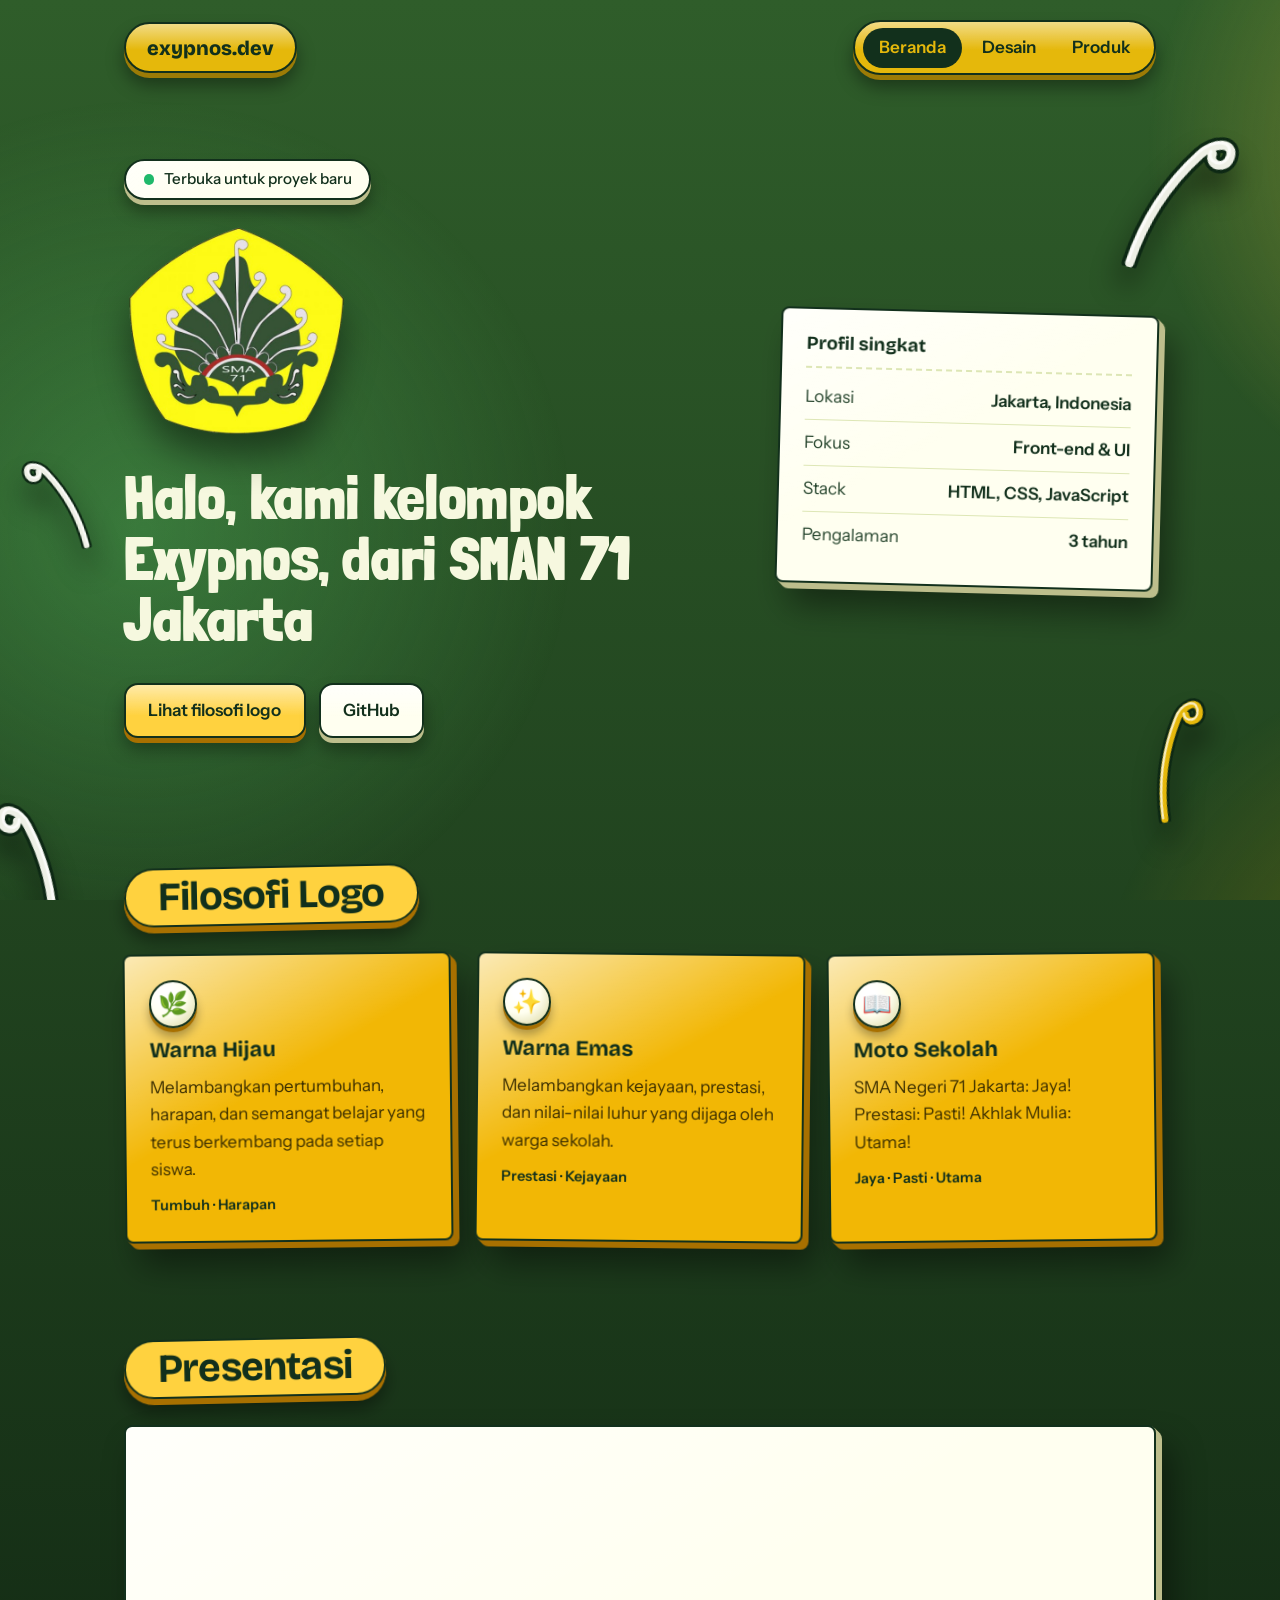
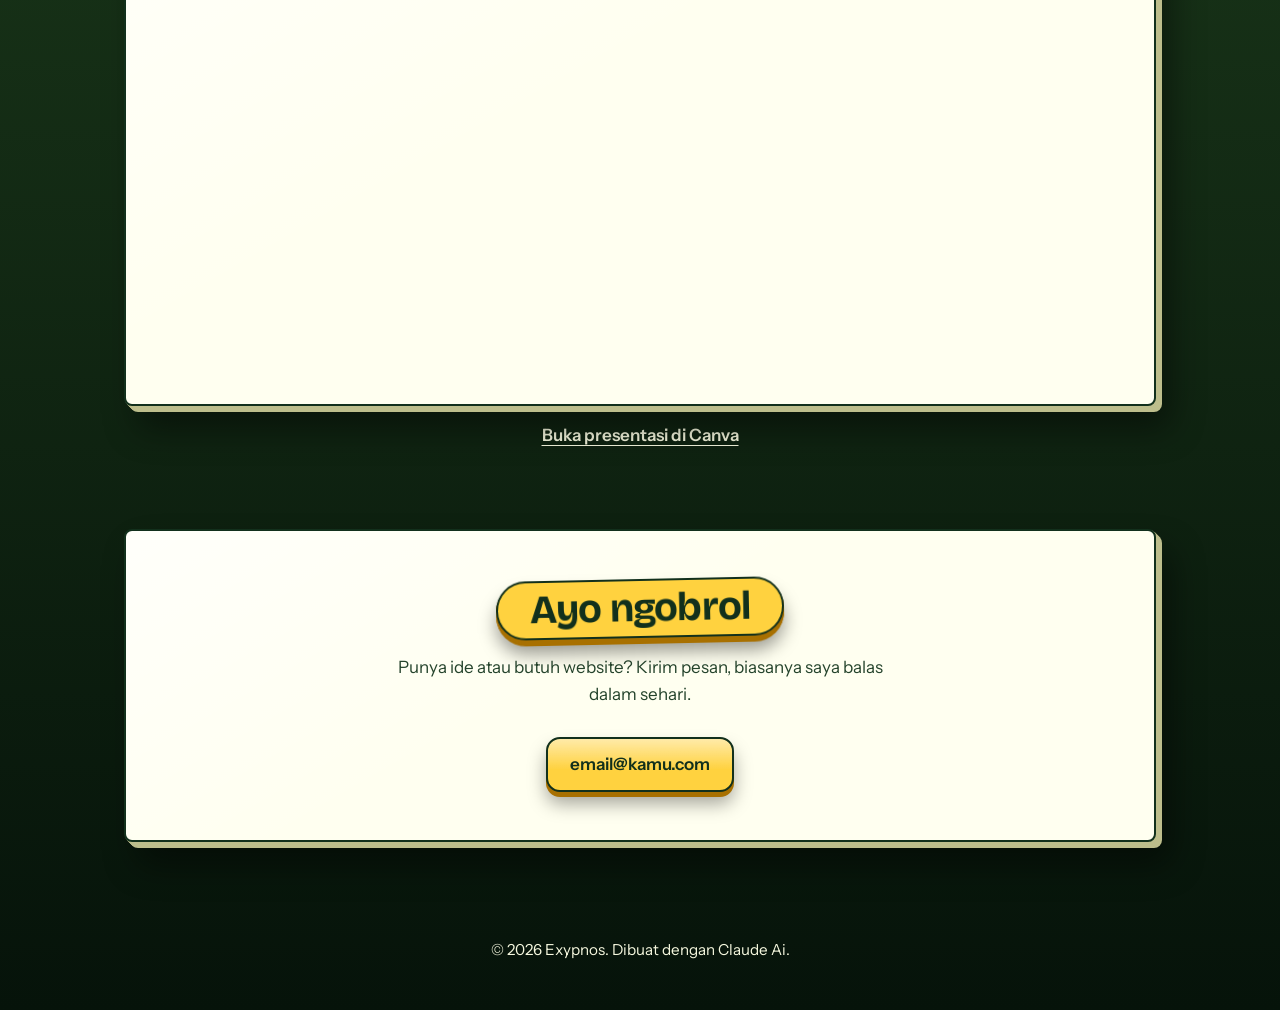
<file: index.html>
<!DOCTYPE html>
<html lang="id">
<head>
  <meta charset="UTF-8">
  <meta name="viewport" content="width=device-width, initial-scale=1">
  <title>Exypnos — Web Developer</title>
  <meta name="description" content="Portofolio Nama Kamu, web developer.">
  <link rel="preconnect" href="https://fonts.googleapis.com">
  <link rel="preconnect" href="https://fonts.gstatic.com" crossorigin>
  <link href="https://fonts.googleapis.com/css2?family=Bricolage+Grotesque:opsz,wght@12..96,500;12..96,800&family=Instrument+Sans:wght@400;500;600&family=Londrina+Solid:wght@400;900&display=swap" rel="stylesheet">
  <link rel="stylesheet" href="style.css">
  <script>
    try {
      if (sessionStorage.getItem('skipIntro')) {
        document.documentElement.classList.add('no-intro');
        sessionStorage.removeItem('skipIntro');
      }
    } catch (e) {}
  </script>
</head>
<body>

  <div class="scene" aria-hidden="true">
    <svg width="0" height="0" style="position:absolute" focusable="false">
      <symbol id="horn" viewBox="0 0 100 160">
        <path d="M18 156 C22 104 40 64 60 34 C70 18 92 12 90 30 C88 44 70 42 72 30" fill="none" stroke="#0d2814" stroke-width="16" stroke-linecap="round"/>
        <path d="M18 156 C22 104 40 64 60 34 C70 18 92 12 90 30 C88 44 70 42 72 30" fill="none" stroke="currentColor" stroke-width="9" stroke-linecap="round"/>
        <path d="M18 156 C22 104 40 64 60 34 C70 18 92 12 90 30 C88 44 70 42 72 30" fill="none" stroke="#fff" stroke-opacity=".75" stroke-width="3" stroke-linecap="round" transform="translate(-2 -2)"/>
      </symbol>
    </svg>
    <svg class="horn h1" viewBox="0 0 100 160"><use href="#horn"/></svg>
    <svg class="horn h2" viewBox="0 0 100 160"><use href="#horn"/></svg>
    <svg class="horn h3" viewBox="0 0 100 160"><use href="#horn"/></svg>
    <svg class="horn h4" viewBox="0 0 100 160"><use href="#horn"/></svg>
    <i class="comet c1"></i><i class="comet c2"></i><i class="comet c3"></i><i class="comet c4"></i>
  </div>

  <div class="intro" aria-hidden="true">
    <div class="intro-panel p-up"></div>
    <div class="intro-panel p-down"></div>
    <div class="intro-center">
      <div class="logo-split">
        <img class="half l" src="logo.png" alt="" width="500" height="500">
        <img class="half r" src="logo.png" alt="" width="500" height="500">
      </div>
      <p class="intro-name">Exypnos</p>
      <div class="intro-bar"><span></span></div>
    </div>
  </div>

  <header class="top">
    <a class="brand" href="#atas">exypnos.dev</a>
    <nav aria-label="Navigasi utama">
      <a href="index.html" class="active" aria-current="page">Beranda</a>
      <a href="desain.html">Desain</a>
      <a href="produk.html">Produk</a>
    </nav>
  </header>

  <main id="atas">

    <section class="hero">
      <div class="hero-text">
        <p class="status"><span class="dot" aria-hidden="true"></span> Terbuka untuk proyek baru</p>
        <h1 class="hero-logo"><img src="logo.png" alt="Logo SMAN 71 Jakarta" width="500" height="480"></h1>
        <p class="lead">Halo, kami kelompok Exypnos, dari SMAN 71 Jakarta</p>
        <div class="actions">
          <a class="btn primary" href="#beranda">Lihat filosofi logo</a>
          <a class="btn" href="https://github.com/USERNAME" target="_blank" rel="noopener">GitHub</a>
        </div>
      </div>

      <aside class="card" aria-label="Ringkasan profil">
        <h2>Profil singkat</h2>
        <dl>
          <div><dt>Lokasi</dt><dd>Jakarta, Indonesia</dd></div>
          <div><dt>Fokus</dt><dd>Front-end &amp; UI</dd></div>
          <div><dt>Stack</dt><dd>HTML, CSS, JavaScript</dd></div>
          <div><dt>Pengalaman</dt><dd>3 tahun</dd></div>
        </dl>
      </aside>
    </section>

    <section id="beranda" class="section">
      <h2>Filosofi Logo</h2>
      <div class="projects">
        <article class="project">
          <span class="ico" aria-hidden="true">🌿</span>
          <h3>Warna Hijau</h3>
          <p>Melambangkan pertumbuhan, harapan, dan semangat belajar yang terus berkembang pada setiap siswa.</p>
          <p class="tags">Tumbuh · Harapan</p>
        </article>
        <article class="project">
          <span class="ico" aria-hidden="true">✨</span>
          <h3>Warna Emas</h3>
          <p>Melambangkan kejayaan, prestasi, dan nilai-nilai luhur yang dijaga oleh warga sekolah.</p>
          <p class="tags">Prestasi · Kejayaan</p>
        </article>
        <article class="project">
          <span class="ico" aria-hidden="true">📖</span>
          <h3>Moto Sekolah</h3>
          <p>SMA Negeri 71 Jakarta: Jaya! Prestasi: Pasti! Akhlak Mulia: Utama!</p>
          <p class="tags">Jaya · Pasti · Utama</p>
        </article>
      </div>
    </section>

    <!-- PRESENTASI CANVA -->
    <section id="presentasi" class="section">
      <h2>Presentasi</h2>
      <div class="ppt-frame">
        <iframe loading="lazy"
                src="https://www.canva.com/design/DAHYNz-6VGY/tMIyKCje9g16FL3OgIlq8A/view?embed"
                title="Presentasi Exypnos di Canva"
                allowfullscreen="allowfullscreen"
                allow="fullscreen"></iframe>
      </div>
      <p class="ppt-link"><a href="https://www.canva.com/design/DAHYNz-6VGY/tMIyKCje9g16FL3OgIlq8A/view" target="_blank" rel="noopener">Buka presentasi di Canva</a></p>
    </section>

    <section id="kontak" class="section contact">
      <h2>Ayo ngobrol</h2>
      <p>Punya ide atau butuh website? Kirim pesan, biasanya saya balas dalam sehari.</p>
      <a class="btn primary" href="mailto:email@kamu.com">email@kamu.com</a>
    </section>

  </main>

  <footer class="foot">
    <p>© 2026 Exypnos. Dibuat dengan Claude Ai. </p>
  </footer>

  <script>
    (function () {
      if (window.matchMedia('(prefers-reduced-motion: reduce)').matches) return;

      // kartu miring 3D mengikuti kursor
      document.querySelectorAll('.card, .project, .design, .contact, .ppt-frame, .section > h2, .status').forEach(function (el) {
        el.addEventListener('pointermove', function (e) {
          if (e.pointerType === 'touch') return;
          var r = el.getBoundingClientRect();
          var x = (e.clientX - r.left) / r.width - 0.5;
          var y = (e.clientY - r.top) / r.height - 0.5;
          el.style.setProperty('--ry', (x * 14) + 'deg');
          el.style.setProperty('--rx', (-y * 14) + 'deg');
        });
        el.addEventListener('pointerleave', function () {
          el.style.setProperty('--rx', '0deg');
          el.style.setProperty('--ry', '0deg');
        });
      });

      // logo berputar 3D mengikuti kursor
      var logos = document.querySelectorAll('.hero-logo img, .brand-logo');
      if (logos.length) {
        window.addEventListener('pointermove', function (e) {
          if (e.pointerType === 'touch') return;
          var ry = ((e.clientX / innerWidth - 0.5) * 36) + 'deg';
          var rx = ((0.5 - e.clientY / innerHeight) * 28) + 'deg';
          logos.forEach(function (l) {
            l.style.setProperty('--ry', ry);
            l.style.setProperty('--rx', rx);
          });
        });
      }
    })();
  </script>

  <script>
    (function () {
      var links = document.querySelectorAll('.top nav a');
      var reduce = window.matchMedia('(prefers-reduced-motion: reduce)').matches;

      links.forEach(function (a) {
        a.addEventListener('click', function (e) {
          if (e.ctrlKey || e.metaKey || e.shiftKey || e.button !== 0) return;
          e.preventDefault();

          var here = a.getAttribute('aria-current') === 'page';
          if (!here) { try { sessionStorage.setItem('skipIntro', '1'); } catch (_) {} }

          if (reduce) { if (!here) location.href = a.href; return; }

          // riak
          var r = a.getBoundingClientRect();
          var d = document.createElement('span');
          d.className = 'ripple';
          d.style.left = (e.clientX - r.left) + 'px';
          d.style.top = (e.clientY - r.top) + 'px';
          a.appendChild(d);
          setTimeout(function () { d.remove(); }, 650);

          if (here) return;
          document.body.classList.add('leaving');
          setTimeout(function () { location.href = a.href; }, 320);
        });
      });

      // kembali dengan tombol back: pastikan halaman tidak terkunci
      window.addEventListener('pageshow', function () { document.body.classList.remove('leaving'); });
    })();
  </script>

</body>
</html>
</file>
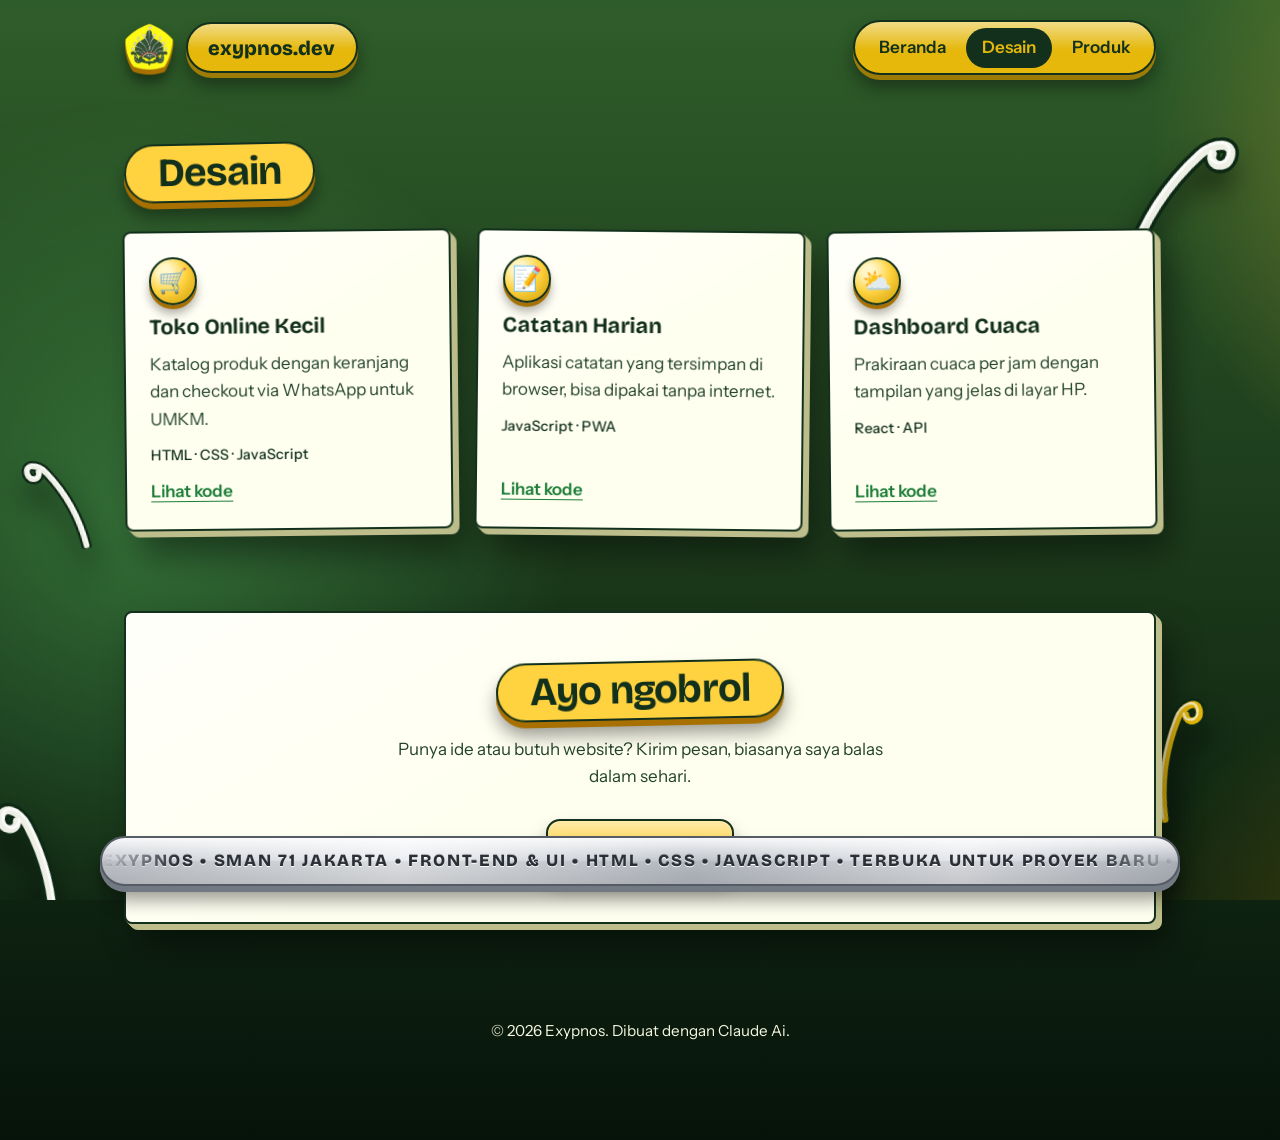
<file: desain.html>
<!DOCTYPE html>
<html lang="id">
<head>
  <meta charset="UTF-8">
  <meta name="viewport" content="width=device-width, initial-scale=1">
  <title>Desain — Exypnos</title>
  <meta name="description" content="Portofolio Nama Kamu, web developer.">
  <link rel="preconnect" href="https://fonts.googleapis.com">
  <link rel="preconnect" href="https://fonts.gstatic.com" crossorigin>
  <link href="https://fonts.googleapis.com/css2?family=Bricolage+Grotesque:opsz,wght@12..96,500;12..96,800&family=Instrument+Sans:wght@400;500;600&family=Londrina+Solid:wght@400;900&display=swap" rel="stylesheet">
  <link rel="stylesheet" href="style.css">
  <link rel="stylesheet" href="desain.css">
  <script>
    try {
      if (sessionStorage.getItem('skipIntro')) {
        document.documentElement.classList.add('no-intro');
        sessionStorage.removeItem('skipIntro');
      }
    } catch (e) {}
  </script>
</head>
<body>

  <div class="scene" aria-hidden="true">
    <svg width="0" height="0" style="position:absolute" focusable="false">
      <symbol id="horn" viewBox="0 0 100 160">
        <path d="M18 156 C22 104 40 64 60 34 C70 18 92 12 90 30 C88 44 70 42 72 30" fill="none" stroke="#0d2814" stroke-width="16" stroke-linecap="round"/>
        <path d="M18 156 C22 104 40 64 60 34 C70 18 92 12 90 30 C88 44 70 42 72 30" fill="none" stroke="currentColor" stroke-width="9" stroke-linecap="round"/>
        <path d="M18 156 C22 104 40 64 60 34 C70 18 92 12 90 30 C88 44 70 42 72 30" fill="none" stroke="#fff" stroke-opacity=".75" stroke-width="3" stroke-linecap="round" transform="translate(-2 -2)"/>
      </symbol>
    </svg>
    <svg class="horn h1" viewBox="0 0 100 160"><use href="#horn"/></svg>
    <svg class="horn h2" viewBox="0 0 100 160"><use href="#horn"/></svg>
    <svg class="horn h3" viewBox="0 0 100 160"><use href="#horn"/></svg>
    <svg class="horn h4" viewBox="0 0 100 160"><use href="#horn"/></svg>
    <i class="comet c1"></i><i class="comet c2"></i><i class="comet c3"></i><i class="comet c4"></i>
  </div>

  <div class="intro" aria-hidden="true">
    <div class="intro-panel p-up"></div>
    <div class="intro-panel p-down"></div>
    <div class="intro-center">
      <div class="logo-split">
        <img class="half l" src="logo.png" alt="" width="500" height="500">
        <img class="half r" src="logo.png" alt="" width="500" height="500">
      </div>
      <p class="intro-name">Exypnos</p>
      <div class="intro-bar"><span></span></div>
    </div>
  </div>

  <header class="top">
    <div class="brand-group">
      <img class="brand-logo" src="logo.png" alt="Logo SMAN 71 Jakarta" width="500" height="480" style="height:3.15rem;width:auto">
      <a class="brand" href="#atas">exypnos.dev</a>
    </div>
    <nav aria-label="Navigasi utama">
      <a href="index.html">Beranda</a>
      <a href="desain.html" class="active" aria-current="page">Desain</a>
      <a href="produk.html">Produk</a>
    </nav>
  </header>

  <main id="atas">

    <section id="desain" class="section">
      <h2>Desain</h2>
      <div class="projects">
        <article class="project">
          <span class="ico" aria-hidden="true">🛒</span>
          <h3>Toko Online Kecil</h3>
          <p>Katalog produk dengan keranjang dan checkout via WhatsApp untuk UMKM.</p>
          <p class="tags">HTML · CSS · JavaScript</p>
          <a href="#">Lihat kode</a>
        </article>
        <article class="project">
          <span class="ico" aria-hidden="true">📝</span>
          <h3>Catatan Harian</h3>
          <p>Aplikasi catatan yang tersimpan di browser, bisa dipakai tanpa internet.</p>
          <p class="tags">JavaScript · PWA</p>
          <a href="#">Lihat kode</a>
        </article>
        <article class="project">
          <span class="ico" aria-hidden="true">⛅</span>
          <h3>Dashboard Cuaca</h3>
          <p>Prakiraan cuaca per jam dengan tampilan yang jelas di layar HP.</p>
          <p class="tags">React · API</p>
          <a href="#">Lihat kode</a>
        </article>
      </div>
    </section>

    <section id="kontak" class="section contact">
      <h2>Ayo ngobrol</h2>
      <p>Punya ide atau butuh website? Kirim pesan, biasanya saya balas dalam sehari.</p>
      <a class="btn primary" href="mailto:email@kamu.com">email@kamu.com</a>
    </section>

  </main>

  <!-- RUNNING TEXT (tetap di bawah layar, ikut ke mana pun di-scroll) -->
  <div class="marquee" role="marquee" aria-label="Exypnos, SMAN 71 Jakarta, Front-end dan UI, terbuka untuk proyek baru">
    <div class="marquee-window" aria-hidden="true">
      <div class="marquee-track">
        <p class="marquee-item">Exypnos • SMAN 71 Jakarta • Front-end &amp; UI • HTML • CSS • JavaScript • Terbuka untuk proyek baru • Exypnos • SMAN 71 Jakarta • Front-end &amp; UI • HTML • CSS • JavaScript • Terbuka untuk proyek baru •</p>
        <p class="marquee-item">Exypnos • SMAN 71 Jakarta • Front-end &amp; UI • HTML • CSS • JavaScript • Terbuka untuk proyek baru • Exypnos • SMAN 71 Jakarta • Front-end &amp; UI • HTML • CSS • JavaScript • Terbuka untuk proyek baru •</p>
      </div>
    </div>
  </div>

  <footer class="foot">
    <p>© 2026 Exypnos. Dibuat dengan Claude Ai. </p>
  </footer>

  <script>
    (function () {
      if (window.matchMedia('(prefers-reduced-motion: reduce)').matches) return;

      // kartu miring 3D mengikuti kursor
      document.querySelectorAll('.card, .project, .design, .contact, .ppt-frame, .section > h2, .status, .marquee').forEach(function (el) {
        el.addEventListener('pointermove', function (e) {
          if (e.pointerType === 'touch') return;
          var r = el.getBoundingClientRect();
          var x = (e.clientX - r.left) / r.width - 0.5;
          var y = (e.clientY - r.top) / r.height - 0.5;
          el.style.setProperty('--ry', (x * 14) + 'deg');
          el.style.setProperty('--rx', (-y * 14) + 'deg');
        });
        el.addEventListener('pointerleave', function () {
          el.style.setProperty('--rx', '0deg');
          el.style.setProperty('--ry', '0deg');
        });
      });

      // logo berputar 3D mengikuti kursor
      var logos = document.querySelectorAll('.hero-logo img, .brand-logo');
      if (logos.length) {
        window.addEventListener('pointermove', function (e) {
          if (e.pointerType === 'touch') return;
          var ry = ((e.clientX / innerWidth - 0.5) * 36) + 'deg';
          var rx = ((0.5 - e.clientY / innerHeight) * 28) + 'deg';
          logos.forEach(function (l) {
            l.style.setProperty('--ry', ry);
            l.style.setProperty('--rx', rx);
          });
        });
      }
    })();
  </script>

  <script>
    (function () {
      var links = document.querySelectorAll('.top nav a');
      var reduce = window.matchMedia('(prefers-reduced-motion: reduce)').matches;

      links.forEach(function (a) {
        a.addEventListener('click', function (e) {
          if (e.ctrlKey || e.metaKey || e.shiftKey || e.button !== 0) return;
          e.preventDefault();

          var here = a.getAttribute('aria-current') === 'page';
          if (!here) { try { sessionStorage.setItem('skipIntro', '1'); } catch (_) {} }

          if (reduce) { if (!here) location.href = a.href; return; }

          // riak
          var r = a.getBoundingClientRect();
          var d = document.createElement('span');
          d.className = 'ripple';
          d.style.left = (e.clientX - r.left) + 'px';
          d.style.top = (e.clientY - r.top) + 'px';
          a.appendChild(d);
          setTimeout(function () { d.remove(); }, 650);

          if (here) return;
          document.body.classList.add('leaving');
          setTimeout(function () { location.href = a.href; }, 320);
        });
      });

      // kembali dengan tombol back: pastikan halaman tidak terkunci
      window.addEventListener('pageshow', function () { document.body.classList.remove('leaving'); });
    })();
  </script>

</body>
</html>
</file>
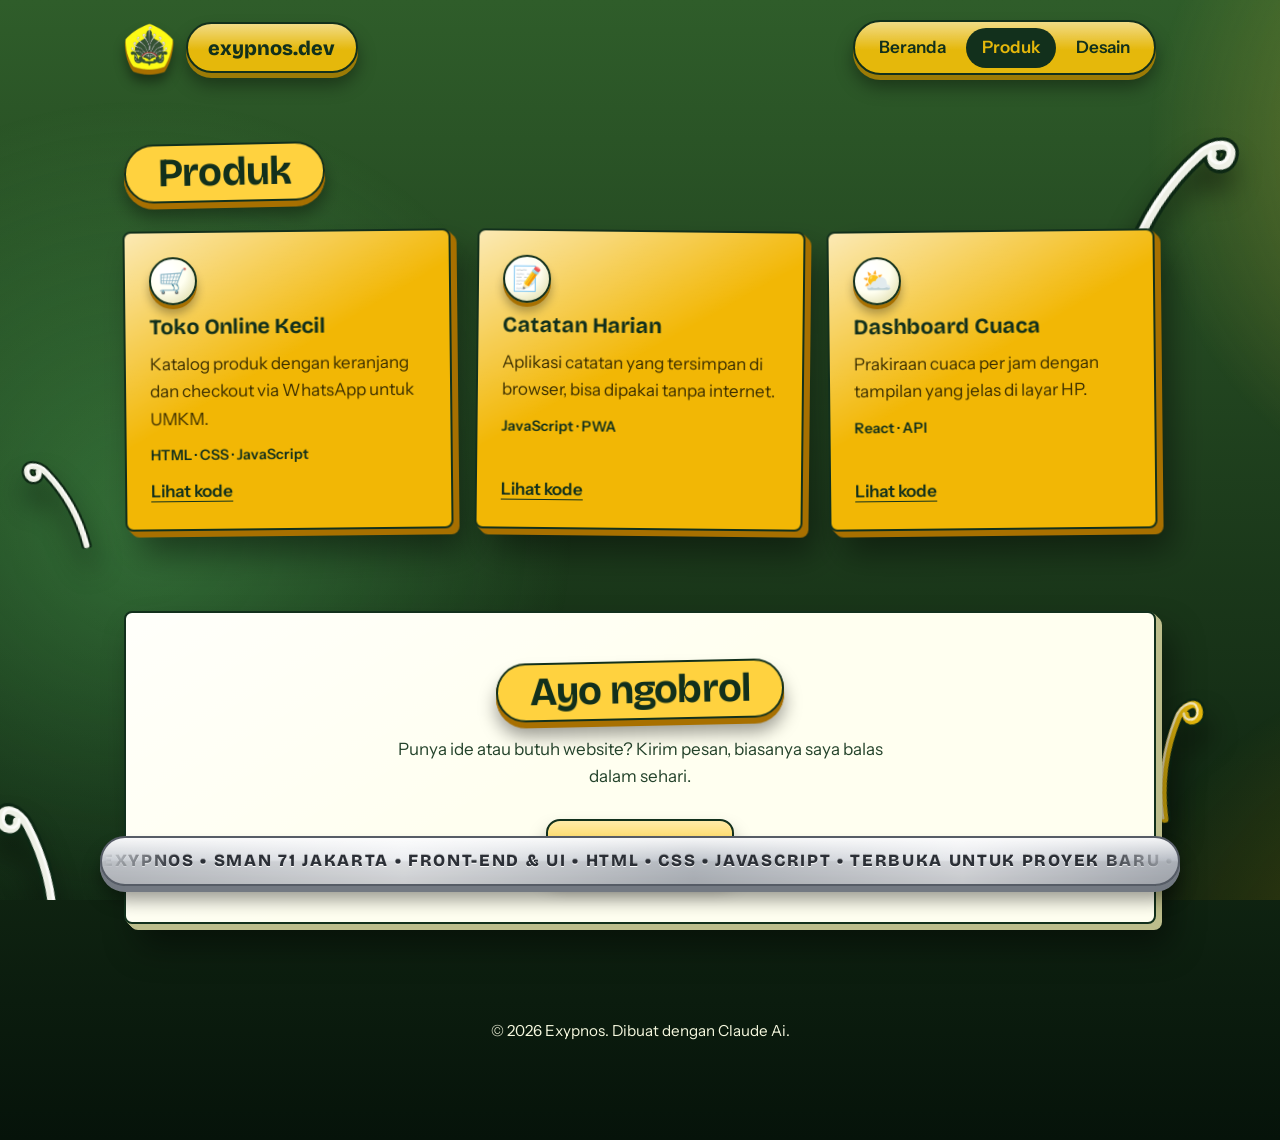
<file: pro.html>
<!DOCTYPE html>
<html lang="id">
<head>
  <meta charset="UTF-8">
  <meta name="viewport" content="width=device-width, initial-scale=1">
  <title>Produk — Exypnos</title>
  <meta name="description" content="Portofolio Nama Kamu, web developer.">
  <link rel="preconnect" href="https://fonts.googleapis.com">
  <link rel="preconnect" href="https://fonts.gstatic.com" crossorigin>
  <link href="https://fonts.googleapis.com/css2?family=Bricolage+Grotesque:opsz,wght@12..96,500;12..96,800&family=Instrument+Sans:wght@400;500;600&family=Londrina+Solid:wght@400;900&display=swap" rel="stylesheet">
  <link rel="stylesheet" href="style.css">
  <link rel="stylesheet" href="produk.css">
  <script>
    try {
      if (sessionStorage.getItem('skipIntro')) {
        document.documentElement.classList.add('no-intro');
        sessionStorage.removeItem('skipIntro');
      }
    } catch (e) {}
  </script>
</head>
<body>

  <div class="scene" aria-hidden="true">
    <svg width="0" height="0" style="position:absolute" focusable="false">
      <symbol id="horn" viewBox="0 0 100 160">
        <path d="M18 156 C22 104 40 64 60 34 C70 18 92 12 90 30 C88 44 70 42 72 30" fill="none" stroke="#0d2814" stroke-width="16" stroke-linecap="round"/>
        <path d="M18 156 C22 104 40 64 60 34 C70 18 92 12 90 30 C88 44 70 42 72 30" fill="none" stroke="currentColor" stroke-width="9" stroke-linecap="round"/>
        <path d="M18 156 C22 104 40 64 60 34 C70 18 92 12 90 30 C88 44 70 42 72 30" fill="none" stroke="#fff" stroke-opacity=".75" stroke-width="3" stroke-linecap="round" transform="translate(-2 -2)"/>
      </symbol>
    </svg>
    <svg class="horn h1" viewBox="0 0 100 160"><use href="#horn"/></svg>
    <svg class="horn h2" viewBox="0 0 100 160"><use href="#horn"/></svg>
    <svg class="horn h3" viewBox="0 0 100 160"><use href="#horn"/></svg>
    <svg class="horn h4" viewBox="0 0 100 160"><use href="#horn"/></svg>
    <i class="comet c1"></i><i class="comet c2"></i><i class="comet c3"></i><i class="comet c4"></i>
  </div>

  <div class="intro" aria-hidden="true">
    <div class="intro-panel p-up"></div>
    <div class="intro-panel p-down"></div>
    <div class="intro-center">
      <div class="logo-split">
        <img class="half l" src="logo.png" alt="" width="500" height="500">
        <img class="half r" src="logo.png" alt="" width="500" height="500">
      </div>
      <p class="intro-name">Exypnos</p>
      <div class="intro-bar"><span></span></div>
    </div>
  </div>

  <header class="top">
    <div class="brand-group">
      <img class="brand-logo" src="logo.png" alt="Logo SMAN 71 Jakarta" width="500" height="480">
      <a class="brand" href="#atas">exypnos.dev</a>
    </div>
    <nav aria-label="Navigasi utama">
      <a href="index.html">Beranda</a>
      <a href="produk.html" class="active" aria-current="page">Produk</a>
      <a href="desain.html">Desain</a>
    </nav>
  </header>

  <main id="atas">

    <section id="produk" class="section">
      <h2>Produk</h2>
      <div class="projects">
        <article class="project">
          <span class="ico" aria-hidden="true">🛒</span>
          <h3>Toko Online Kecil</h3>
          <p>Katalog produk dengan keranjang dan checkout via WhatsApp untuk UMKM.</p>
          <p class="tags">HTML · CSS · JavaScript</p>
          <a href="#">Lihat kode</a>
        </article>
        <article class="project">
          <span class="ico" aria-hidden="true">📝</span>
          <h3>Catatan Harian</h3>
          <p>Aplikasi catatan yang tersimpan di browser, bisa dipakai tanpa internet.</p>
          <p class="tags">JavaScript · PWA</p>
          <a href="#">Lihat kode</a>
        </article>
        <article class="project">
          <span class="ico" aria-hidden="true">⛅</span>
          <h3>Dashboard Cuaca</h3>
          <p>Prakiraan cuaca per jam dengan tampilan yang jelas di layar HP.</p>
          <p class="tags">React · API</p>
          <a href="#">Lihat kode</a>
        </article>
      </div>
    </section>

    <section id="kontak" class="section contact">
      <h2>Ayo ngobrol</h2>
      <p>Punya ide atau butuh website? Kirim pesan, biasanya saya balas dalam sehari.</p>
      <a class="btn primary" href="mailto:email@kamu.com">email@kamu.com</a>
    </section>

  </main>

  <!-- RUNNING TEXT (tetap di bawah layar, ikut ke mana pun di-scroll) -->
  <div class="marquee" role="marquee" aria-label="Exypnos, SMAN 71 Jakarta, Front-end dan UI, terbuka untuk proyek baru">
    <div class="marquee-window" aria-hidden="true">
      <div class="marquee-track">
        <p class="marquee-item">Exypnos • SMAN 71 Jakarta • Front-end &amp; UI • HTML • CSS • JavaScript • Terbuka untuk proyek baru • Exypnos • SMAN 71 Jakarta • Front-end &amp; UI • HTML • CSS • JavaScript • Terbuka untuk proyek baru •</p>
        <p class="marquee-item">Exypnos • SMAN 71 Jakarta • Front-end &amp; UI • HTML • CSS • JavaScript • Terbuka untuk proyek baru • Exypnos • SMAN 71 Jakarta • Front-end &amp; UI • HTML • CSS • JavaScript • Terbuka untuk proyek baru •</p>
      </div>
    </div>
  </div>

  <footer class="foot">
    <p>© 2026 Exypnos. Dibuat dengan Claude Ai. </p>
  </footer>




  <script>
    (function () {
      if (window.matchMedia('(prefers-reduced-motion: reduce)').matches) return;

      // kartu miring 3D mengikuti kursor
      document.querySelectorAll('.card, .project, .design, .contact, .ppt-frame, .section > h2, .status, .marquee').forEach(function (el) {
        el.addEventListener('pointermove', function (e) {
          if (e.pointerType === 'touch') return;
          var r = el.getBoundingClientRect();
          var x = (e.clientX - r.left) / r.width - 0.5;
          var y = (e.clientY - r.top) / r.height - 0.5;
          el.style.setProperty('--ry', (x * 14) + 'deg');
          el.style.setProperty('--rx', (-y * 14) + 'deg');
        });
        el.addEventListener('pointerleave', function () {
          el.style.setProperty('--rx', '0deg');
          el.style.setProperty('--ry', '0deg');
        });
      });

      // logo berputar 3D mengikuti kursor
      var logos = document.querySelectorAll('.hero-logo img, .brand-logo');
      if (logos.length) {
        window.addEventListener('pointermove', function (e) {
          if (e.pointerType === 'touch') return;
          var ry = ((e.clientX / innerWidth - 0.5) * 36) + 'deg';
          var rx = ((0.5 - e.clientY / innerHeight) * 28) + 'deg';
          logos.forEach(function (l) {
            l.style.setProperty('--ry', ry);
            l.style.setProperty('--rx', rx);
          });
        });
      }
    })();
  </script>


  <script>
    (function () {
      var links = document.querySelectorAll('.top nav a');
      var reduce = window.matchMedia('(prefers-reduced-motion: reduce)').matches;

      links.forEach(function (a) {
        a.addEventListener('click', function (e) {
          if (e.ctrlKey || e.metaKey || e.shiftKey || e.button !== 0) return;
          e.preventDefault();

          var here = a.getAttribute('aria-current') === 'page';
          if (!here) { try { sessionStorage.setItem('skipIntro', '1'); } catch (_) {} }

          if (reduce) { if (!here) location.href = a.href; return; }

          // riak
          var r = a.getBoundingClientRect();
          var d = document.createElement('span');
          d.className = 'ripple';
          d.style.left = (e.clientX - r.left) + 'px';
          d.style.top = (e.clientY - r.top) + 'px';
          a.appendChild(d);
          setTimeout(function () { d.remove(); }, 650);

          if (here) return;
          document.body.classList.add('leaving');
          setTimeout(function () { location.href = a.href; }, 320);
        });
      });

      // kembali dengan tombol back: pastikan halaman tidak terkunci
      window.addEventListener('pageshow', function () { document.body.classList.remove('leaving'); });
    })();
  </script>

</body>
</html>
</file>
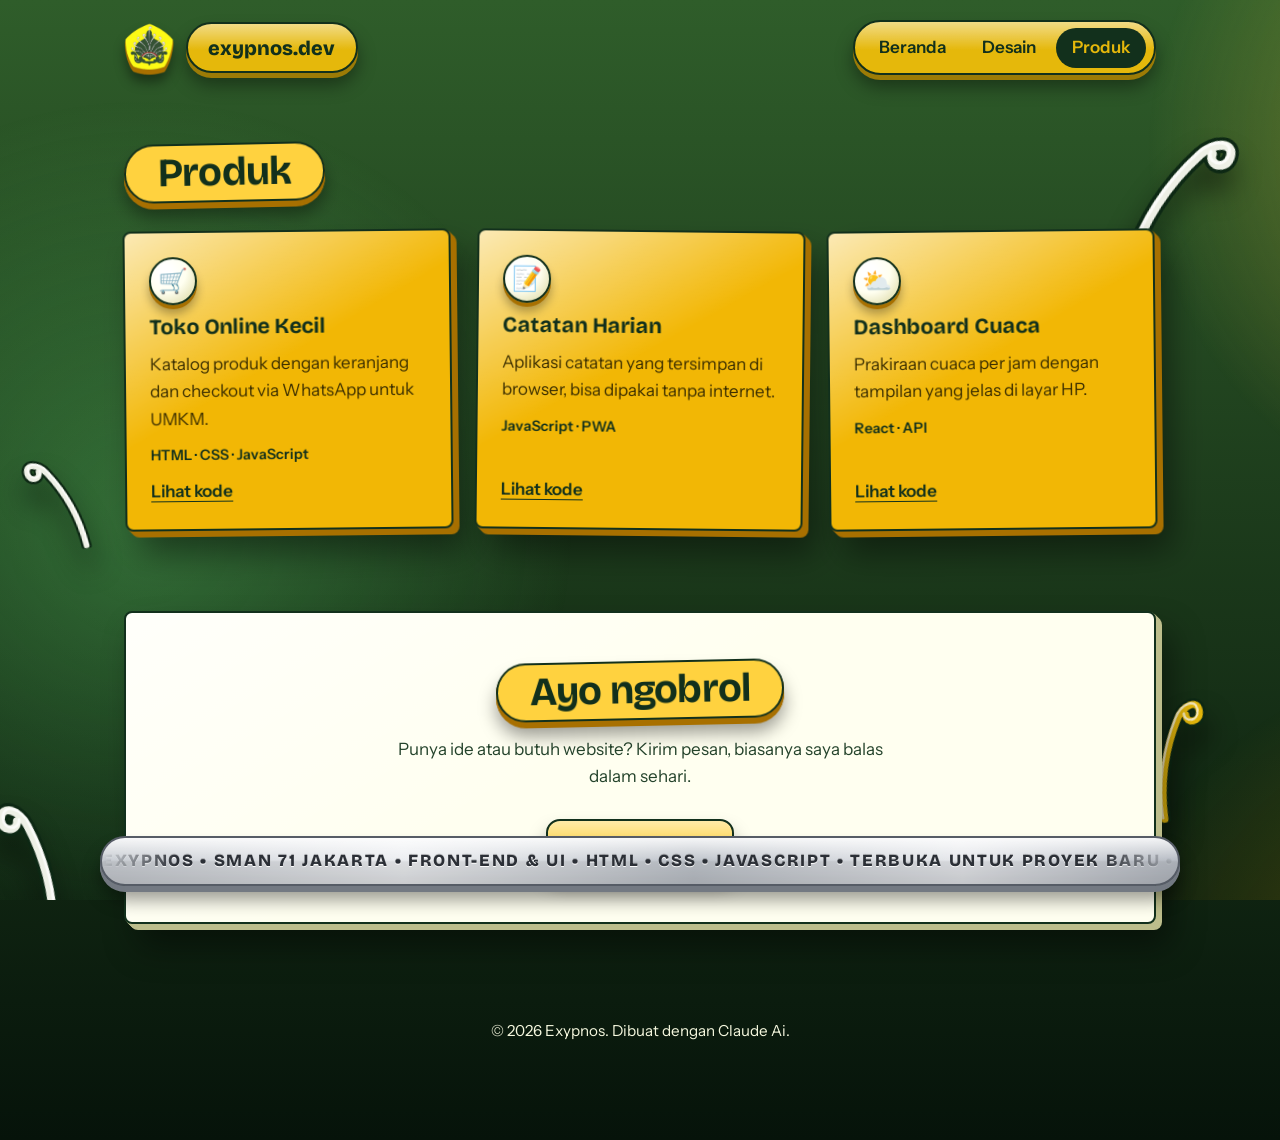
<file: produk.html>
<!DOCTYPE html>
<html lang="id">
<head>
  <meta charset="UTF-8">
  <meta name="viewport" content="width=device-width, initial-scale=1">
  <title>Produk — Exypnos</title>
  <meta name="description" content="Portofolio Nama Kamu, web developer.">
  <link rel="preconnect" href="https://fonts.googleapis.com">
  <link rel="preconnect" href="https://fonts.gstatic.com" crossorigin>
  <link href="https://fonts.googleapis.com/css2?family=Bricolage+Grotesque:opsz,wght@12..96,500;12..96,800&family=Instrument+Sans:wght@400;500;600&family=Londrina+Solid:wght@400;900&display=swap" rel="stylesheet">
  <link rel="stylesheet" href="style.css">
  <link rel="stylesheet" href="produk.css">
  <script>
    try {
      if (sessionStorage.getItem('skipIntro')) {
        document.documentElement.classList.add('no-intro');
        sessionStorage.removeItem('skipIntro');
      }
    } catch (e) {}
  </script>
</head>
<body>

  <div class="scene" aria-hidden="true">
    <svg width="0" height="0" style="position:absolute" focusable="false">
      <symbol id="horn" viewBox="0 0 100 160">
        <path d="M18 156 C22 104 40 64 60 34 C70 18 92 12 90 30 C88 44 70 42 72 30" fill="none" stroke="#0d2814" stroke-width="16" stroke-linecap="round"/>
        <path d="M18 156 C22 104 40 64 60 34 C70 18 92 12 90 30 C88 44 70 42 72 30" fill="none" stroke="currentColor" stroke-width="9" stroke-linecap="round"/>
        <path d="M18 156 C22 104 40 64 60 34 C70 18 92 12 90 30 C88 44 70 42 72 30" fill="none" stroke="#fff" stroke-opacity=".75" stroke-width="3" stroke-linecap="round" transform="translate(-2 -2)"/>
      </symbol>
    </svg>
    <svg class="horn h1" viewBox="0 0 100 160"><use href="#horn"/></svg>
    <svg class="horn h2" viewBox="0 0 100 160"><use href="#horn"/></svg>
    <svg class="horn h3" viewBox="0 0 100 160"><use href="#horn"/></svg>
    <svg class="horn h4" viewBox="0 0 100 160"><use href="#horn"/></svg>
    <i class="comet c1"></i><i class="comet c2"></i><i class="comet c3"></i><i class="comet c4"></i>
  </div>

  <div class="intro" aria-hidden="true">
    <div class="intro-panel p-up"></div>
    <div class="intro-panel p-down"></div>
    <div class="intro-center">
      <div class="logo-split">
        <img class="half l" src="logo.png" alt="" width="500" height="500">
        <img class="half r" src="logo.png" alt="" width="500" height="500">
      </div>
      <p class="intro-name">Exypnos</p>
      <div class="intro-bar"><span></span></div>
    </div>
  </div>

  <header class="top">
    <div class="brand-group">
      <img class="brand-logo" src="logo.png" alt="Logo SMAN 71 Jakarta" width="500" height="480">
      <a class="brand" href="#atas">exypnos.dev</a>
    </div>
    <nav aria-label="Navigasi utama">
      <a href="index.html">Beranda</a>
      <a href="desain.html">Desain</a>
      <a href="produk.html" class="active" aria-current="page">Produk</a>
    </nav>
  </header>

  <main id="atas">

    <section id="produk" class="section">
      <h2>Produk</h2>
      <div class="projects">
        <article class="project">
          <span class="ico" aria-hidden="true">🛒</span>
          <h3>Toko Online Kecil</h3>
          <p>Katalog produk dengan keranjang dan checkout via WhatsApp untuk UMKM.</p>
          <p class="tags">HTML · CSS · JavaScript</p>
          <a href="#">Lihat kode</a>
        </article>
        <article class="project">
          <span class="ico" aria-hidden="true">📝</span>
          <h3>Catatan Harian</h3>
          <p>Aplikasi catatan yang tersimpan di browser, bisa dipakai tanpa internet.</p>
          <p class="tags">JavaScript · PWA</p>
          <a href="#">Lihat kode</a>
        </article>
        <article class="project">
          <span class="ico" aria-hidden="true">⛅</span>
          <h3>Dashboard Cuaca</h3>
          <p>Prakiraan cuaca per jam dengan tampilan yang jelas di layar HP.</p>
          <p class="tags">React · API</p>
          <a href="#">Lihat kode</a>
        </article>
      </div>
    </section>

    <section id="kontak" class="section contact">
      <h2>Ayo ngobrol</h2>
      <p>Punya ide atau butuh website? Kirim pesan, biasanya saya balas dalam sehari.</p>
      <a class="btn primary" href="mailto:email@kamu.com">email@kamu.com</a>
    </section>

  </main>

  <!-- RUNNING TEXT (tetap di bawah layar, ikut ke mana pun di-scroll) -->
  <div class="marquee" role="marquee" aria-label="Exypnos, SMAN 71 Jakarta, Front-end dan UI, terbuka untuk proyek baru">
    <div class="marquee-window" aria-hidden="true">
      <div class="marquee-track">
        <p class="marquee-item">Exypnos • SMAN 71 Jakarta • Front-end &amp; UI • HTML • CSS • JavaScript • Terbuka untuk proyek baru • Exypnos • SMAN 71 Jakarta • Front-end &amp; UI • HTML • CSS • JavaScript • Terbuka untuk proyek baru •</p>
        <p class="marquee-item">Exypnos • SMAN 71 Jakarta • Front-end &amp; UI • HTML • CSS • JavaScript • Terbuka untuk proyek baru • Exypnos • SMAN 71 Jakarta • Front-end &amp; UI • HTML • CSS • JavaScript • Terbuka untuk proyek baru •</p>
      </div>
    </div>
  </div>

  <footer class="foot">
    <p>© 2026 Exypnos. Dibuat dengan Claude Ai. </p>
  </footer>

  <script>
    (function () {
      if (window.matchMedia('(prefers-reduced-motion: reduce)').matches) return;

      // kartu miring 3D mengikuti kursor
      document.querySelectorAll('.card, .project, .design, .contact, .ppt-frame, .section > h2, .status, .marquee').forEach(function (el) {
        el.addEventListener('pointermove', function (e) {
          if (e.pointerType === 'touch') return;
          var r = el.getBoundingClientRect();
          var x = (e.clientX - r.left) / r.width - 0.5;
          var y = (e.clientY - r.top) / r.height - 0.5;
          el.style.setProperty('--ry', (x * 14) + 'deg');
          el.style.setProperty('--rx', (-y * 14) + 'deg');
        });
        el.addEventListener('pointerleave', function () {
          el.style.setProperty('--rx', '0deg');
          el.style.setProperty('--ry', '0deg');
        });
      });

      // logo berputar 3D mengikuti kursor
      var logos = document.querySelectorAll('.hero-logo img, .brand-logo');
      if (logos.length) {
        window.addEventListener('pointermove', function (e) {
          if (e.pointerType === 'touch') return;
          var ry = ((e.clientX / innerWidth - 0.5) * 36) + 'deg';
          var rx = ((0.5 - e.clientY / innerHeight) * 28) + 'deg';
          logos.forEach(function (l) {
            l.style.setProperty('--ry', ry);
            l.style.setProperty('--rx', rx);
          });
        });
      }
    })();
  </script>

  <script>
    (function () {
      var links = document.querySelectorAll('.top nav a');
      var reduce = window.matchMedia('(prefers-reduced-motion: reduce)').matches;

      links.forEach(function (a) {
        a.addEventListener('click', function (e) {
          if (e.ctrlKey || e.metaKey || e.shiftKey || e.button !== 0) return;
          e.preventDefault();

          var here = a.getAttribute('aria-current') === 'page';
          if (!here) { try { sessionStorage.setItem('skipIntro', '1'); } catch (_) {} }

          if (reduce) { if (!here) location.href = a.href; return; }

          // riak
          var r = a.getBoundingClientRect();
          var d = document.createElement('span');
          d.className = 'ripple';
          d.style.left = (e.clientX - r.left) + 'px';
          d.style.top = (e.clientY - r.top) + 'px';
          a.appendChild(d);
          setTimeout(function () { d.remove(); }, 650);

          if (here) return;
          document.body.classList.add('leaving');
          setTimeout(function () { location.href = a.href; }, 320);
        });
      });

      // kembali dengan tombol back: pastikan halaman tidak terkunci
      window.addEventListener('pageshow', function () { document.body.classList.remove('leaving'); });
    })();
  </script>

</body>
</html>
</file>
<file: style.css>
/* ---------- Token ---------- */
:root {
  --paper: #f6f8df;
  --grid: #dde6b5;
  --ink: #12301c;
  --muted: #24432b;
  --green: #1b7d37;
  --marker: #ffd23f;
  --bg-top: #2f5d2a;     /* hijau SMAN 71 */
  --bg-bottom: #06130a;  /* makin gelap ke bawah */
  --on-bg: #f6f8df;      /* teks di atas background */
  --side: #bdbe8c;       /* sisi tebal kartu 3D */
  --gold-side: #a87000;  /* sisi tebal emas */
  --gloss: rgba(255, 255, 255, .7);
  --slab: 1px 1px 0 var(--side), 2px 2px 0 var(--side), 3px 3px 0 var(--side),
          4px 4px 0 var(--side), 5px 5px 0 var(--side), 6px 6px 0 var(--side),
          14px 22px 34px rgba(0, 0, 0, .45);
  --card: #fffff0;
  --line: #12301c;

  --display: "Bricolage Grotesque", "Segoe UI", system-ui, sans-serif;
  --body: "Instrument Sans", "Segoe UI", system-ui, sans-serif;

  --max: 1080px;
}

@media (prefers-color-scheme: dark) {
  :root {
    --paper: #0f1f14;
    --grid: #1a3322;
    --ink: #f1f7d9;
    --muted: #c9d9b4;
    --green: #8fe08a;
    --marker: #e6c229;
    --side: #08150b;
    --gloss: rgba(255, 255, 255, .09);
    --bg-top: #2a5427;
    --bg-bottom: #040d06;
    --card: #16291c;
    --line: #f1f7d9;
  }
}

/* ---------- Dasar ---------- */
*, *::before, *::after { box-sizing: border-box; }

html { scroll-behavior: smooth; }

body {
  margin: 0;
  font-family: var(--body);
  font-size: 1.0625rem;
  line-height: 1.6;
  color: var(--on-bg);
  background-color: var(--bg-bottom);
  /* gradasi hijau SMAN 71 -> makin gelap */
  background-image: linear-gradient(180deg, var(--bg-top) 0%, var(--bg-bottom) 100%);
  background-repeat: no-repeat;
  min-height: 100vh;
}


/* ---------- Warna membaur (blend) ---------- */
body::before {
  content: "";
  position: fixed;
  inset: 0;
  z-index: -1;
  pointer-events: none;
  background:
    radial-gradient(42vmax 42vmax at 85% 12%, rgba(255, 210, 63, .40), transparent 70%),
    radial-gradient(48vmax 48vmax at 8% 42%,  rgba(95, 207, 107, .34), transparent 70%),
    radial-gradient(42vmax 42vmax at 82% 82%, rgba(247, 181, 0, .28), transparent 70%),
    radial-gradient(38vmax 38vmax at 18% 100%, rgba(95, 207, 107, .30), transparent 70%);
  background-size: 140% 140%;
  animation: blend 16s ease-in-out infinite alternate;
}

@keyframes blend { to { background-position: 100% 100%; } }

h1, h2, h3 {
  font-family: var(--display);
  line-height: 1.1;
  margin: 0;
}

p { margin: 0; }

a { color: var(--green); }

:focus-visible {
  outline: 3px solid var(--marker);
  outline-offset: 3px;
}

/* ---------- Header ---------- */
.top {
  max-width: var(--max);
  margin: 0 auto;
  padding: 1.25rem 1.5rem;
  display: flex;
  justify-content: space-between;
  align-items: center;
  gap: 1rem;
}

.top :focus-visible { outline-color: #12301c; }

/* shape rounded emas hanya membungkus teks */
.brand,
.top nav {
  background: linear-gradient(180deg, rgba(255, 255, 255, .5), rgba(255, 255, 255, 0) 55%), #E5B80B;
  color: #12301c;
  border: 2px solid var(--line);
  border-radius: 999px;
  box-shadow: 0 5px 0 #9c7b06, 0 12px 18px rgba(0, 0, 0, .4);
}

.brand {
  padding: .45rem 1.3rem;
  font-family: var(--display);
  font-weight: 800;
  font-size: 1.25rem;
  text-decoration: none;
}

.top nav { display: flex; gap: .25rem; padding: .35rem .5rem; }

.top nav a {
  position: relative;
  overflow: hidden;
  padding: .4rem 1rem;
  color: #12301c;
  text-decoration: none;
  font-weight: 600;
  border-radius: 999px;
  transition: background .2s, color .2s, transform .12s;
}

.top nav a:hover { background: rgba(18, 48, 28, .14); }
.top nav a:active { transform: translateY(2px) scale(.93); }

/* menu yang sedang dibuka */
.top nav a.active { background: #12301c; color: #E5B80B; }

/* efek riak saat diklik */
.ripple {
  position: absolute;
  width: 10px;
  height: 10px;
  margin: -5px 0 0 -5px;
  border-radius: 50%;
  background: rgba(255, 255, 255, .75);
  transform: scale(0);
  pointer-events: none;
  animation: ripple .6s ease-out forwards;
}

@keyframes ripple { to { transform: scale(16); opacity: 0; } }

/* judul section membal setelah menu diklik */
.section > h2.pop { animation: heading-pop .8s cubic-bezier(.2, 1.5, .4, 1); }

@keyframes heading-pop {
  40% { transform: rotate(-4deg) scale(1.18); }
}

/* ---------- Hero ---------- */
main { max-width: var(--max); margin: 0 auto; padding: 0 1.5rem; }

.hero {
  display: grid;
  grid-template-columns: 1.6fr 1fr;
  gap: 3rem;
  align-items: center;
  padding: 4rem 0 5rem;
}

.status {
  display: inline-flex;
  align-items: center;
  gap: .6rem;
  font-size: .95rem;
  font-weight: 500;
  color: var(--on-bg);
  margin-bottom: 1.25rem;
}

.dot {
  width: .65rem;
  height: .65rem;
  border-radius: 50%;
  background: #1fb96b;
  box-shadow: 0 0 0 0 rgba(31, 185, 107, .6);
  animation: ping 2.2s ease-out infinite;
}

@keyframes ping {
  to { box-shadow: 0 0 0 .7rem rgba(31, 185, 107, 0); }
}

.hero h1 {
  font-size: clamp(2.4rem, 6vw, 4.4rem);
  font-weight: 800;
  letter-spacing: -.03em;
  max-width: 14em;
  /* stabilo kuning di belakang teks */
  background-image: linear-gradient(var(--marker), var(--marker));
  background-repeat: no-repeat;
  background-size: 0% 38%;
  background-position: 0 90%;
  animation: stabilo .9s .3s ease-out forwards;
}

@keyframes stabilo { to { background-size: 100% 38%; } }

@media (prefers-color-scheme: dark) {
  .hero h1 { background-image: linear-gradient(#2e6a35, #2e6a35); }
}

.lead {
  margin-top: 1.5rem;
  max-width: 14em;
  color: var(--on-bg);
  font-family: "Londrina Solid", "Impact", "Arial Black", sans-serif;
  font-weight: 900;
  font-size: clamp(2.2rem, 6vw, 3.8rem);
  line-height: 1;
  letter-spacing: .01em;
}

.actions { margin-top: 2rem; display: flex; flex-wrap: wrap; gap: .8rem; }

.hero h1.hero-logo {
  background: none;
  animation: none;
  line-height: 0;
  max-width: 100%;
}

.hero-logo img {
  display: block;
  width: 100%;
  max-width: 14rem;
  height: auto;
}

/* ---------- Tombol ---------- */
.btn {
  display: inline-block;
  padding: .75rem 1.4rem;
  border: 2px solid var(--line);
  border-radius: 14px;
  background: linear-gradient(180deg, rgba(255,255,255,.75), rgba(255,255,255,0) 60%), var(--card);
  color: var(--ink);
  font-weight: 600;
  text-decoration: none;
  box-shadow: 0 5px 0 var(--side), 0 12px 18px rgba(0, 0, 0, .35);
  transition: transform .12s, box-shadow .12s;
}

.btn:hover { transform: translateY(2px); box-shadow: 0 3px 0 var(--side), 0 8px 12px rgba(0, 0, 0, .35); }
.btn:active { transform: translateY(5px); box-shadow: 0 0 0 var(--side), 0 3px 6px rgba(0, 0, 0, .35); }

.btn.primary {
  background: linear-gradient(180deg, rgba(255,255,255,.55), rgba(255,255,255,0) 60%), var(--marker);
  color: #12301c;
  box-shadow: 0 5px 0 var(--gold-side), 0 12px 18px rgba(0, 0, 0, .35);
}
.btn.primary:hover { box-shadow: 0 3px 0 var(--gold-side), 0 8px 12px rgba(0, 0, 0, .35); }
.btn.primary:active { box-shadow: 0 0 0 var(--gold-side), 0 3px 6px rgba(0, 0, 0, .35); }

/* ---------- Kartu profil ---------- */
.card {
  background: var(--card);
  color: var(--ink);
  border: 2px solid var(--line);
  border-radius: 8px;
  padding: 1.5rem;
}

.card .logo {
  display: block;
  width: 100%;
  max-width: 11rem;
  height: auto;
  aspect-ratio: 1;
  margin: 0 auto;
  object-fit: contain;
}

.card h2 {
  font-size: 1.15rem;
  padding-bottom: .8rem;
  margin-bottom: .4rem;
  border-bottom: 2px dashed var(--grid);
}

.card dl { margin: 0; }

.card dl div {
  display: flex;
  justify-content: space-between;
  gap: 1rem;
  padding: .55rem 0;
  border-bottom: 1px solid var(--grid);
}

.card dl div:last-child { border-bottom: 0; }

.card dt { color: var(--muted); }
.card dd { margin: 0; font-weight: 600; text-align: right; }

/* ---------- Section ---------- */
.section { padding: 3rem 0; }

.section > h2 {
  font-size: clamp(1.8rem, 4vw, 2.5rem);
  letter-spacing: -.02em;
  margin-bottom: 1.75rem;
  display: inline-block;
  padding: .3rem 2rem .4rem;
  background: var(--marker);
  color: #12301c;
  border: 2px solid var(--line);
  border-radius: 999px;
  box-shadow: 0 5px 0 var(--gold-side), 0 10px 16px rgba(0, 0, 0, .35);
  transform: rotate(-1.2deg);
}

/* ---------- Proyek ---------- */
.projects {
  display: grid;
  grid-template-columns: repeat(auto-fit, minmax(220px, 1fr));
  gap: 1.5rem;
}

.project {
  background: var(--card);
  color: var(--ink);
  border: 2px solid var(--line);
  border-radius: 8px;
  padding: 1.5rem;
  display: flex;
  flex-direction: column;
  gap: .7rem;
}

.project h3 { font-size: 1.35rem; }
.project p { color: var(--muted); }
.project .tags { font-size: .9rem; color: var(--ink); font-weight: 500; }

.project a {
  margin-top: auto;
  font-weight: 600;
  text-underline-offset: 4px;
}

/* ---------- Skill ---------- */
.skills {
  list-style: none;
  margin: 0;
  padding: 0;
  display: flex;
  flex-wrap: wrap;
  gap: .7rem;
}

.skills li {
  padding: .45rem 1rem;
  background: var(--card);
  color: var(--ink);
  border: 2px solid var(--line);
  border-radius: 999px;
  font-weight: 500;
}


/* ---------- Hiasan Beranda ---------- */
.project { position: relative; }

.ico {
  display: grid;
  place-items: center;
  width: 3rem;
  height: 3rem;
  font-size: 1.5rem;
  background: var(--marker);
  border: 2px solid var(--line);
  border-radius: 50%;
}

/* ---------- Hiasan Produk ---------- */
.skills li { box-shadow: 3px 3px 0 var(--line); transition: transform .12s; }
.skills li:hover { transform: translateY(-3px) rotate(-2deg); }
.skills li span { margin-right: .35rem; }

/* ---------- Desain ---------- */
.designs {
  display: grid;
  grid-template-columns: repeat(auto-fit, minmax(250px, 1fr));
  gap: 1.5rem;
}

.design {
  margin: 0;
  background: var(--card);
  color: var(--ink);
  border: 2px solid var(--line);
  border-radius: 8px;
  overflow: hidden;
}

.design .art {
  display: grid;
  place-items: center;
  aspect-ratio: 4 / 3;
  font-size: 4.5rem;
  border-bottom: 2px solid var(--line);
}

.design figcaption { display: flex; flex-direction: column; padding: 1rem 1.25rem; }
.design figcaption strong { font-family: var(--display); font-size: 1.2rem; }
.design figcaption span { color: var(--muted); font-size: .95rem; }

.d1 .art { background: radial-gradient(circle at 25% 30%, #fff 0 8%, transparent 9%), linear-gradient(135deg, #ffe94a, #ff9f43); }
.d2 .art { background: radial-gradient(circle at 80% 20%, rgba(255,255,255,.7) 0 10%, transparent 11%), linear-gradient(135deg, #8fe08a, #1b7d37); }
.d3 .art { background: radial-gradient(circle at 50% 40%, #3b7a57 0, #12301c 70%); }

@media (prefers-reduced-motion: reduce) {
  .project, .design, .skills li { transition: none; }
}

/* ---------- Kontak ---------- */
.contact {
  margin: 2rem 0 4rem;
  padding: 3rem 2rem;
  text-align: center;
  background: var(--card);
  color: var(--ink);
  border: 2px solid var(--line);
  border-radius: 8px;
}

.contact h2 { margin-bottom: 1rem; }

.contact p {
  max-width: 30em;
  margin: 0 auto 1.75rem;
  color: var(--muted);
}

/* ---------- Footer ---------- */
.foot {
  text-align: center;
  padding: 2rem 1.5rem 3rem;
  color: var(--on-bg);
  font-size: .95rem;
}

/* ---------- Responsif ---------- */
@media (max-width: 800px) {
  .hero {
    grid-template-columns: 1fr;
    gap: 2.5rem;
    padding-top: 2rem;
  }

  .card { --rot: 0deg; max-width: 420px; }
}

@media (max-width: 480px) {
  .top { flex-direction: column; align-items: flex-start; }
  .top nav { gap: 1.1rem; }
  .contact { padding: 2rem 1.25rem; }
}


/* ---------- Transisi pembuka ---------- */
.intro {
  position: fixed;
  inset: 0;
  z-index: 100;
  pointer-events: none;
  animation: intro-hide 0s 2.9s forwards;
}

.intro-panel {
  position: absolute;
  left: 0;
  right: 0;
  height: 50%;
  background: #173d1c;
}

.intro-panel.p-up {
  top: 0;
  border-bottom: 3px solid var(--marker);
  animation: panel-up .8s cubic-bezier(.77, 0, .18, 1) 2.1s forwards;
}

.intro-panel.p-down {
  bottom: 0;
  border-top: 3px solid var(--marker);
  animation: panel-down .8s cubic-bezier(.77, 0, .18, 1) 2.1s forwards;
}

.intro-center {
  position: absolute;
  inset: 0;
  display: grid;
  place-content: center;
  justify-items: center;
  gap: 1rem;
  animation: intro-out .35s ease-in 1.95s forwards;
}

/* logo SMA 71 terbelah, lalu menyatu */
.logo-split {
  position: relative;
  isolation: isolate;
  width: min(78vw, 62vh, 34rem);
  aspect-ratio: 1;
  animation: merge-pop .45s ease-out 1.15s;
}

.logo-split::before {
  content: "";
  position: absolute;
  inset: -35%;
  z-index: -1;
  border-radius: 50%;
  background: radial-gradient(circle, rgba(255, 226, 122, .85), transparent 65%);
  opacity: 0;
  animation: burst .7s ease-out 1.15s;
}

.logo-split .half {
  position: absolute;
  inset: 0;
  width: 100%;
  height: 100%;
}

.logo-split .l {
  clip-path: inset(0 49.5% 0 0);
  animation: join-l 1s cubic-bezier(.7, 0, .2, 1) .2s both;
}

.logo-split .r {
  clip-path: inset(0 0 0 49.5%);
  animation: join-r 1s cubic-bezier(.7, 0, .2, 1) .2s both;
}

@keyframes join-l {
  from { opacity: 0; transform: translateX(-70%) rotate(-14deg); }
  25%  { opacity: 1; }
  to   { opacity: 1; transform: none; }
}

@keyframes join-r {
  from { opacity: 0; transform: translateX(70%) rotate(14deg); }
  25%  { opacity: 1; }
  to   { opacity: 1; transform: none; }
}

@keyframes merge-pop { 50% { transform: scale(1.14); } }
@keyframes burst { 30% { opacity: 1; } to { opacity: 0; transform: scale(1.5); } }

.intro-name {
  font-family: var(--display);
  font-weight: 800;
  font-size: clamp(2.2rem, 7vmin, 3.2rem);
  letter-spacing: .06em;
  color: #f6f8df;
  animation: rise .6s ease-out 1.15s both;
}

.intro-bar {
  width: clamp(12rem, 36vmin, 18rem);
  height: .7rem;
  border: 2px solid #f6f8df;
  border-radius: 999px;
  overflow: hidden;
}

.intro-bar span {
  display: block;
  height: 100%;
  background: var(--marker);
  animation: bar 1.4s ease-in-out .4s both;
}

@keyframes panel-up   { to { transform: translateY(-101%); } }
@keyframes panel-down { to { transform: translateY(101%); } }
@keyframes intro-out  { to { opacity: 0; transform: scale(.9); } }
@keyframes intro-hide { to { visibility: hidden; } }
@keyframes logo-in    { from { opacity: 0; transform: scale(.5) rotate(-8deg); } }
@keyframes rise       { from { opacity: 0; transform: translateY(14px); } }
@keyframes bar        { from { width: 0; } to { width: 100%; } }

/* isi halaman muncul setelah tirai terbuka */
.hero-text, .hero > .card {
  animation: page-in .8s ease-out 2.35s both;
}

@keyframes page-in { from { opacity: 0; translate: 0 28px; } }


/* ---------- Tampilan 3D (seperti hasil render) ---------- */
.card, .project, .design, .contact {
  background-image: linear-gradient(150deg, var(--gloss), transparent 45%);
  box-shadow: var(--slab);
}

.card, .project, .design {
  transform: perspective(900px) rotateX(var(--rx, 0deg)) rotateY(var(--ry, 0deg))
             rotate(var(--rot, 0deg)) translateY(var(--lift, 0px));
  transition: transform .15s ease-out;
  will-change: transform;
}

.card { --rot: 1.5deg; }
.project:nth-child(odd) { --rot: -.6deg; }
.project:nth-child(even) { --rot: .6deg; }
.project:hover, .design:hover { --lift: -5px; }

.skills li { box-shadow: 0 4px 0 var(--side), 0 8px 12px rgba(0, 0, 0, .3); }

.hero-logo img {
  transform: perspective(700px) rotateX(var(--rx, 0deg)) rotateY(var(--ry, 0deg));
  transition: transform .2s ease-out;
  filter: drop-shadow(0 22px 18px rgba(0, 0, 0, .45));
  animation: logo-float 4s ease-in-out infinite;
}

@keyframes logo-float { 50% { translate: 0 -10px; } }

/* tanduk logo SMAN 71 mengambang di latar */
.scene {
  position: fixed;
  inset: 0;
  z-index: -1;
  overflow: hidden;
  pointer-events: none;
}

.horn {
  position: absolute;
  height: auto;
  color: #eef0e6;
  overflow: visible;
  filter: drop-shadow(0 20px 14px rgba(0, 0, 0, .45));
  animation: bob 7s ease-in-out infinite;
}

.h1 { width: 100px; top: 13%; right: 4%; transform: rotate(14deg); }
.h2 { width: 64px; top: 50%; left: 2%; transform: scaleX(-1) rotate(10deg); animation-delay: -2s; }
.h3 { width: 78px; bottom: 9%; right: 5%; color: #E5B80B; transform: rotate(-12deg); animation-delay: -4s; }
.h4 { width: 90px; bottom: -40px; left: -1%; transform: scaleX(-1) rotate(-6deg); animation-delay: -1s; }

@keyframes bob { 50% { translate: 0 -22px; } }

/* komet jatuh */
.comet {
  position: absolute;
  width: 190px;
  height: 4px;
  border-radius: 999px;
  background: linear-gradient(90deg, #fff, rgba(255, 226, 122, .75) 22%, rgba(255, 226, 122, 0));
  transform: rotate(-35deg);
  opacity: 0;
  animation: comet 9s linear infinite;
}

.comet::before {
  content: "";
  position: absolute;
  left: -3px;
  top: 50%;
  width: 11px;
  height: 11px;
  margin-top: -5.5px;
  border-radius: 50%;
  background: #fff;
  box-shadow: 0 0 10px 4px rgba(255, 226, 122, .85), 0 0 26px 10px rgba(229, 184, 11, .4);
}

.c1 { top: -2%;  right: 8%;  animation-duration: 9s;  animation-delay: 3s; }
.c2 { top: 8%;   right: 42%; animation-duration: 13s; animation-delay: 6s; }
.c3 { top: -4%;  right: 68%; animation-duration: 11s; animation-delay: 9s; }
.c4 { top: 24%;  right: -4%; animation-duration: 15s; animation-delay: 12s; }

@keyframes comet {
  0%   { opacity: 0; translate: 0 0; }
  2%   { opacity: 1; }
  15%  { opacity: 1; }
  18%  { opacity: 0; translate: -62vmax 43vmax; }
  100% { opacity: 0; translate: -62vmax 43vmax; }
}

@media (max-width: 800px) { .horn { display: none; } }

/* ---------- Pindah halaman ---------- */
.no-intro .intro { display: none; }
.no-intro .hero-text, .no-intro .hero > .card { animation-duration: .5s; animation-delay: 0s; }

body.leaving main, body.leaving .top { opacity: 0; transform: translateY(8px); transition: opacity .3s, transform .3s; }

/* ---------- Kurangi gerakan ---------- */
@media (prefers-reduced-motion: reduce) {
  .intro { display: none; }
  .horn, .hero-logo img { animation: none; }
  .comet { display: none; }
  body::before { animation: none; }
  .hero-text, .hero > .card { animation: none; }
  html { scroll-behavior: auto; }
  .dot { animation: none; }
  .hero h1 { animation: none; background-size: 100% 38%; }
  .btn, .card, .project, .design { transition: none; }
  .section > h2.pop, .ripple { animation: none; }
}


/* =====================================================
   TAMBAHAN BERANDA (digabung dari tambahan.css)
   ===================================================== */

/* ---------- Beranda: kartu produk berlatar kuning emas ---------- */
#beranda .project {
  background-color: #f2b705;           /* kuning emas */
  color: #12301c;
  border-color: #12301c;
  box-shadow:
    1px 1px 0 #a87000, 2px 2px 0 #a87000, 3px 3px 0 #a87000,
    4px 4px 0 #a87000, 5px 5px 0 #a87000, 6px 6px 0 #a87000,
    14px 22px 34px rgba(0, 0, 0, .45);
}

#beranda .project p { color: #3b2e00; }

#beranda .project .tags { color: #12301c; font-weight: 600; }

#beranda .project a { color: #12301c; }

#beranda .project .ico { background: radial-gradient(circle at 32% 28%, #ffffff 0 14%, #fffff0 48%, #d8d49a 100%); }

/* ---------- Beranda: tempat presentasi Canva ---------- */
.ppt-frame {
  position: relative;
  aspect-ratio: 16 / 9;                /* rasio slide */
  overflow: hidden;
  background-color: var(--card);
  background-image: linear-gradient(150deg, var(--gloss), transparent 45%);
  border: 2px solid var(--line);
  border-radius: 8px;
  box-shadow: var(--slab);
}

.ppt-frame iframe {
  position: absolute;
  inset: 0;
  width: 100%;
  height: 100%;
  border: 0;
}

.ppt-placeholder {
  position: absolute;
  inset: 0;
  display: grid;
  place-content: center;
  justify-items: center;
  gap: .4rem;
  padding: 1rem;
  text-align: center;
  color: var(--ink);
}

.ppt-placeholder .ppt-ico { font-size: 3rem; line-height: 1; }
.ppt-placeholder p { font-family: var(--display); font-weight: 800; font-size: 1.3rem; }
.ppt-placeholder small { color: var(--muted); font-size: .95rem; }


/* =====================================================
   3D MENYELURUH + LOGO DI HEADER
   ===================================================== */

/* logo di sebelah kiri "exypnos.dev" */
.brand-group { display: flex; align-items: center; gap: .7rem; }

.brand-logo {
  display: block;
  height: 3.15rem;       /* sama tinggi dengan pil "exypnos.dev" */
  width: auto;
  /* miring halus saja supaya logo kecil tidak goyang atau terpotong */
  transform: perspective(500px)
             rotateX(calc(var(--rx, 0deg) * .4))
             rotateY(calc(var(--ry, 0deg) * .4));
  transition: transform .2s ease-out;
  backface-visibility: hidden;
  /* sisi tebal lurus ke bawah, searah dengan pil menu, lalu bayangan lembut */
  filter:
    drop-shadow(0 2px 0 #a87000)
    drop-shadow(0 3px 0 #a87000)
    drop-shadow(0 8px 6px rgba(0, 0, 0, .4));
  animation: logo-bob 4s ease-in-out infinite;
}

@keyframes logo-bob { 50% { translate: 0 -3px; } }

/* chip status berbentuk tombol 3D */
.status {
  padding: .4rem 1.1rem;
  color: var(--ink);
  background-color: var(--card);
  background-image: linear-gradient(150deg, var(--gloss), transparent 45%);
  border: 2px solid var(--line);
  border-radius: 999px;
  box-shadow: 0 5px 0 var(--side), 0 12px 16px rgba(0, 0, 0, .35);
}

/* blok besar ikut miring 3D mengikuti kursor */
.contact, .ppt-frame, .section > h2, .status {
  transform: perspective(900px) rotateX(var(--rx, 0deg)) rotateY(var(--ry, 0deg))
             rotate(var(--rot, 0deg));
  transition: transform .15s ease-out;
  will-change: transform;
}

/* judul section: pil emas dengan sisi tebal */
.section > h2 {
  --rot: -1.2deg;
  box-shadow:
    0 1px 0 var(--gold-side), 0 2px 0 var(--gold-side), 0 3px 0 var(--gold-side),
    0 4px 0 var(--gold-side), 0 5px 0 var(--gold-side), 0 6px 0 var(--gold-side),
    0 14px 18px rgba(0, 0, 0, .4);
}

/* ikon proyek: bola 3D */
.ico {
  background: radial-gradient(circle at 32% 28%, #fff7c9 0 14%, var(--marker) 48%, #c99a00 100%);
  box-shadow: 0 4px 0 var(--gold-side), 0 9px 10px rgba(0, 0, 0, .3);
}

@media (prefers-reduced-motion: reduce) {
  .brand-logo { animation: none; }
  .brand-logo, .contact, .ppt-frame, .section > h2, .status { transition: none; }
}


/* =====================================================
   RUNNING TEXT 3D (abu perak elegan) - dipakai di Produk & Desain
   Tetap di bawah layar dan ikut ke mana pun halaman di-scroll,
   seperti running text berita.
   ===================================================== */
.marquee {
  position: fixed;                       /* selalu ikut di layar, bukan di satu tempat */
  left: 0;
  right: 0;
  bottom: max(.9rem, env(safe-area-inset-bottom));
  width: min(var(--max), calc(100% - 2rem));
  margin: 0 auto;
  z-index: 50;
  border: 2px solid #565c66;
  border-radius: 999px;
  /* pelat logam perak: kilap di atas, gelap tipis di bawah */
  background:
    linear-gradient(180deg, rgba(255, 255, 255, .85) 0%, rgba(255, 255, 255, 0) 48%,
                    rgba(0, 0, 0, .07) 52%, rgba(0, 0, 0, .14) 100%),
    linear-gradient(90deg, #c9cdd3, #eceef1 28%, #c0c5cc 55%, #e6e8ec 80%, #b7bcc4);
  /* sisi tebal abu gelap + bayangan */
  box-shadow:
    0 1px 0 #737982, 0 2px 0 #737982, 0 3px 0 #737982,
    0 4px 0 #737982, 0 5px 0 #737982, 0 6px 0 #737982,
    0 14px 18px rgba(0, 0, 0, .4);
  transform: perspective(1000px)
             rotateX(calc(var(--rx, 0deg) * .4))
             rotateY(calc(var(--ry, 0deg) * .4));
  transition: transform .15s ease-out;
  will-change: transform;
}

/* jendela teks: ujung kiri dan kanan memudar halus */
.marquee-window {
  overflow: hidden;
  border-radius: 999px;
  -webkit-mask-image: linear-gradient(90deg, transparent, #000 7%, #000 93%, transparent);
          mask-image: linear-gradient(90deg, transparent, #000 7%, #000 93%, transparent);
}

.marquee-track {
  display: flex;
  width: max-content;
  animation: marquee 32s linear infinite;
}

.marquee:hover .marquee-track { animation-play-state: paused; }

/* dua teks identik, geser setengah lebar = berputar mulus */
@keyframes marquee { to { transform: translateX(-50%); } }

.marquee-item {
  margin: 0;
  padding: .6rem 1.5rem .6rem 0;
  white-space: nowrap;
  font-family: var(--display);
  font-weight: 800;
  font-size: 1.05rem;
  letter-spacing: .1em;
  text-transform: uppercase;
  color: #2b2f36;
  /* huruf timbul: highlight putih di bawah, gelap tipis di atas */
  text-shadow: 0 1px 0 rgba(255, 255, 255, .95), 0 -1px 0 rgba(0, 0, 0, .22);
}

@media (max-width: 480px) {
  .marquee { bottom: max(.6rem, env(safe-area-inset-bottom)); }
  .marquee-item { font-size: .9rem; padding-top: .5rem; padding-bottom: .5rem; }
}

@media (prefers-reduced-motion: reduce) {
  .marquee-track { animation: none; }
  .marquee { transition: none; }
}

/* ruang di bawah footer agar tidak tertutup running text */
body:has(.marquee) .foot { padding-bottom: 6rem; }

/* link cadangan presentasi */
.ppt-link { margin-top: 1rem; }
.ppt-link a { color: var(--on-bg); font-weight: 600; text-underline-offset: 4px; }

/* presentasi Canva format potret (4:5) */
.ppt-frame.portrait { aspect-ratio: 4 / 5; max-width: 560px; margin: 0 auto; }
.ppt-link { text-align: center; }
</file>
<file: desain.css>
/* =====================================================
   desain.css — khusus halaman Desain (desain.html)
   Dimuat SETELAH style.css, jadi hanya mengubah halaman ini.
   Beranda dan Produk tidak terpengaruh.

   Saat ini file ini belum mengubah apa pun, jadi tampilan
   halaman Desain sama persis seperti aslinya.
   Tulis gaya khusus Desain di bawah. Contoh (hapus tanda
   komentar untuk mencoba kartu berwarna biru muda):

   #desain .project { background-color: #cfe9ff; }
   ===================================================== */

/* ---------- Render 3D lebih rapi ---------- */
/* blok besar miring lebih halus supaya teks tidak buram */
.contact, .ppt-frame {
  transform: perspective(1200px)
             rotateX(calc(var(--rx, 0deg) * .35))
             rotateY(calc(var(--ry, 0deg) * .35));
}

/* judul section: miring halus, tetap sedikit condong */
.section > h2 {
  transform: perspective(900px)
             rotateX(calc(var(--rx, 0deg) * .5))
             rotateY(calc(var(--ry, 0deg) * .5))
             rotate(-1.2deg);
}

/* tepi dan teks kartu tetap tajam saat miring */
.project, .card, .contact, .section > h2 { backface-visibility: hidden; }
</file>
<file: produk.css>
/* =====================================================
   produk.css — khusus halaman Produk (produk.html)
   Dimuat SETELAH style.css, jadi hanya mengubah halaman ini.
   Beranda dan Desain tidak terpengaruh.
   ===================================================== */

/* ---------- Kartu produk berlatar kuning emas ---------- */
#produk .project {
  background-color: #f2b705;           /* kuning emas */
  color: #12301c;
  border-color: #12301c;
  box-shadow:
    1px 1px 0 #a87000, 2px 2px 0 #a87000, 3px 3px 0 #a87000,
    4px 4px 0 #a87000, 5px 5px 0 #a87000, 6px 6px 0 #a87000,
    14px 22px 34px rgba(0, 0, 0, .45);
}

#produk .project p { color: #3b2e00; }

#produk .project .tags { color: #12301c; font-weight: 600; }

#produk .project a { color: #12301c; }

#produk .project .ico { background: radial-gradient(circle at 32% 28%, #ffffff 0 14%, #fffff0 48%, #d8d49a 100%); }

/* ---------- Render 3D lebih rapi ---------- */
/* blok besar miring lebih halus supaya teks tidak buram */
.contact, .ppt-frame {
  transform: perspective(1200px)
             rotateX(calc(var(--rx, 0deg) * .35))
             rotateY(calc(var(--ry, 0deg) * .35));
}

/* judul section: miring halus, tetap sedikit condong */
.section > h2 {
  transform: perspective(900px)
             rotateX(calc(var(--rx, 0deg) * .5))
             rotateY(calc(var(--ry, 0deg) * .5))
             rotate(-1.2deg);
}

/* tepi dan teks kartu tetap tajam saat miring */
.project, .card, .contact, .section > h2 { backface-visibility: hidden; }
</file>
